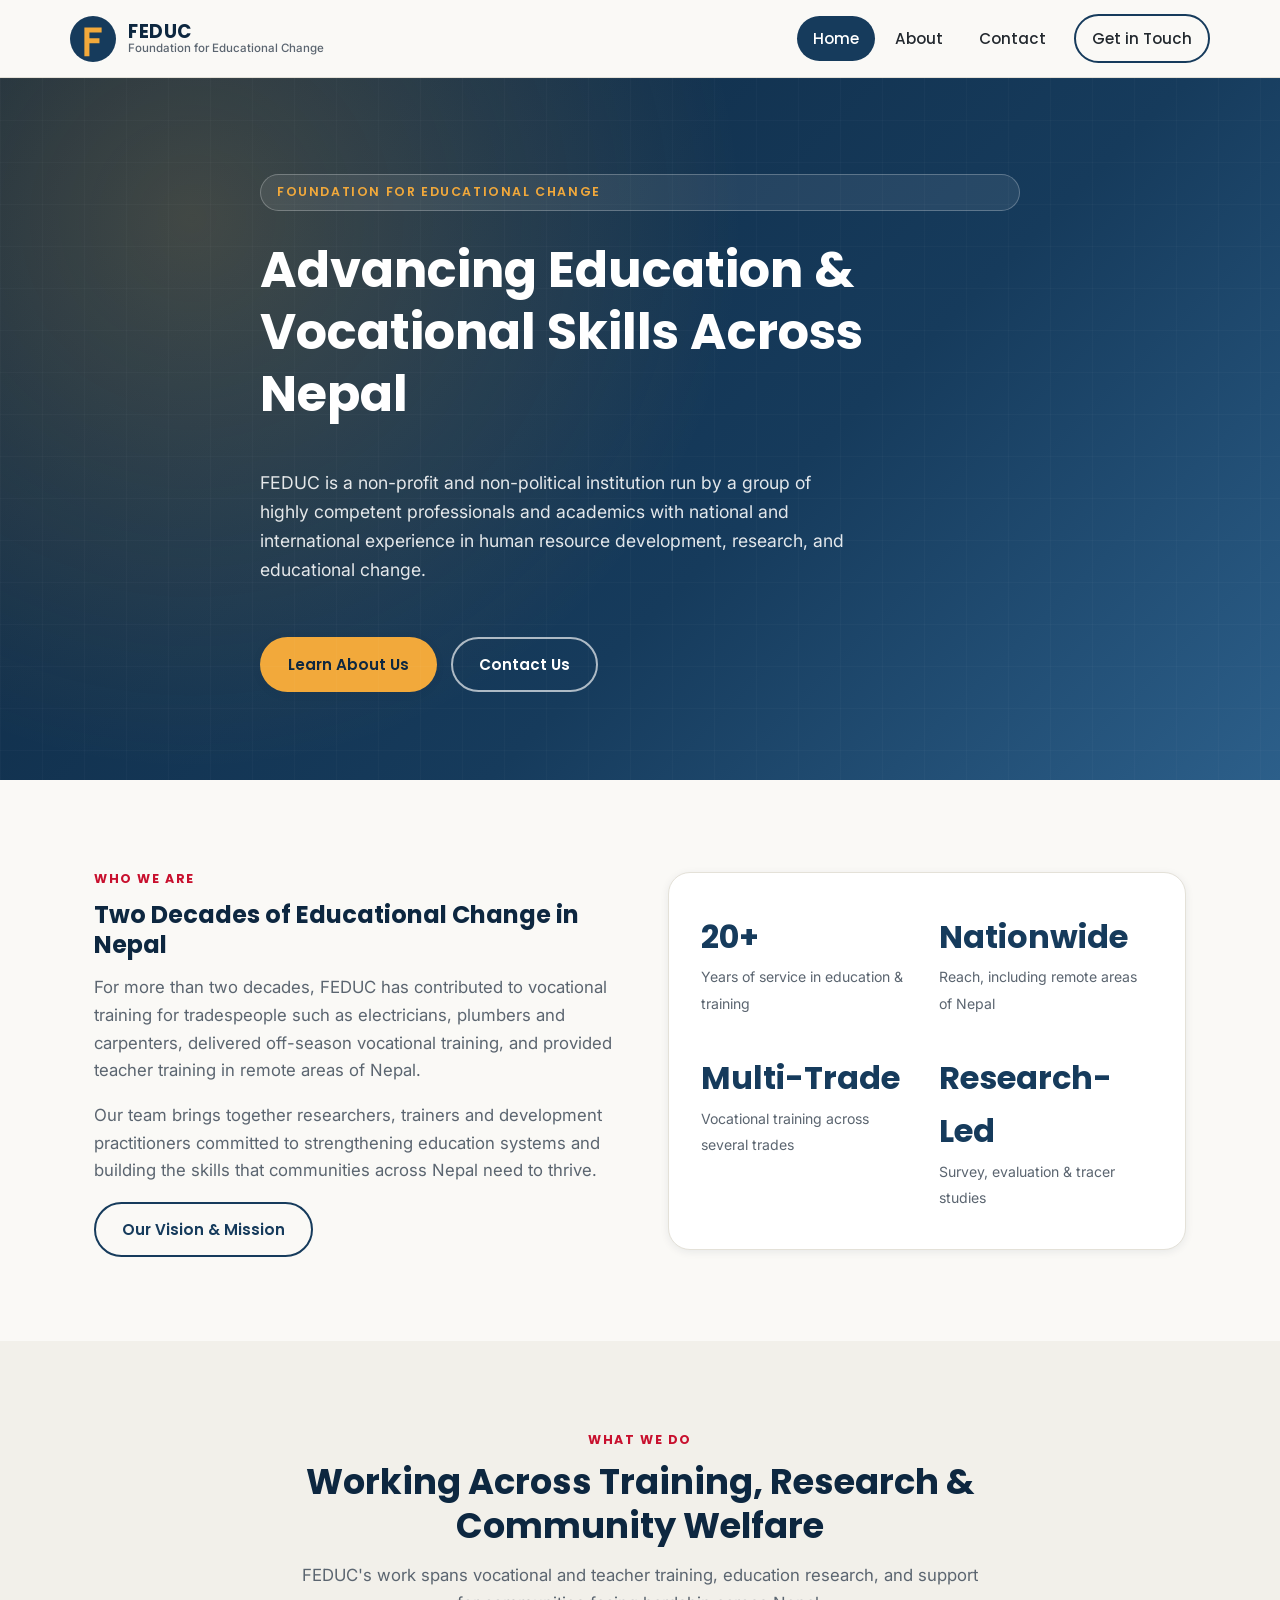
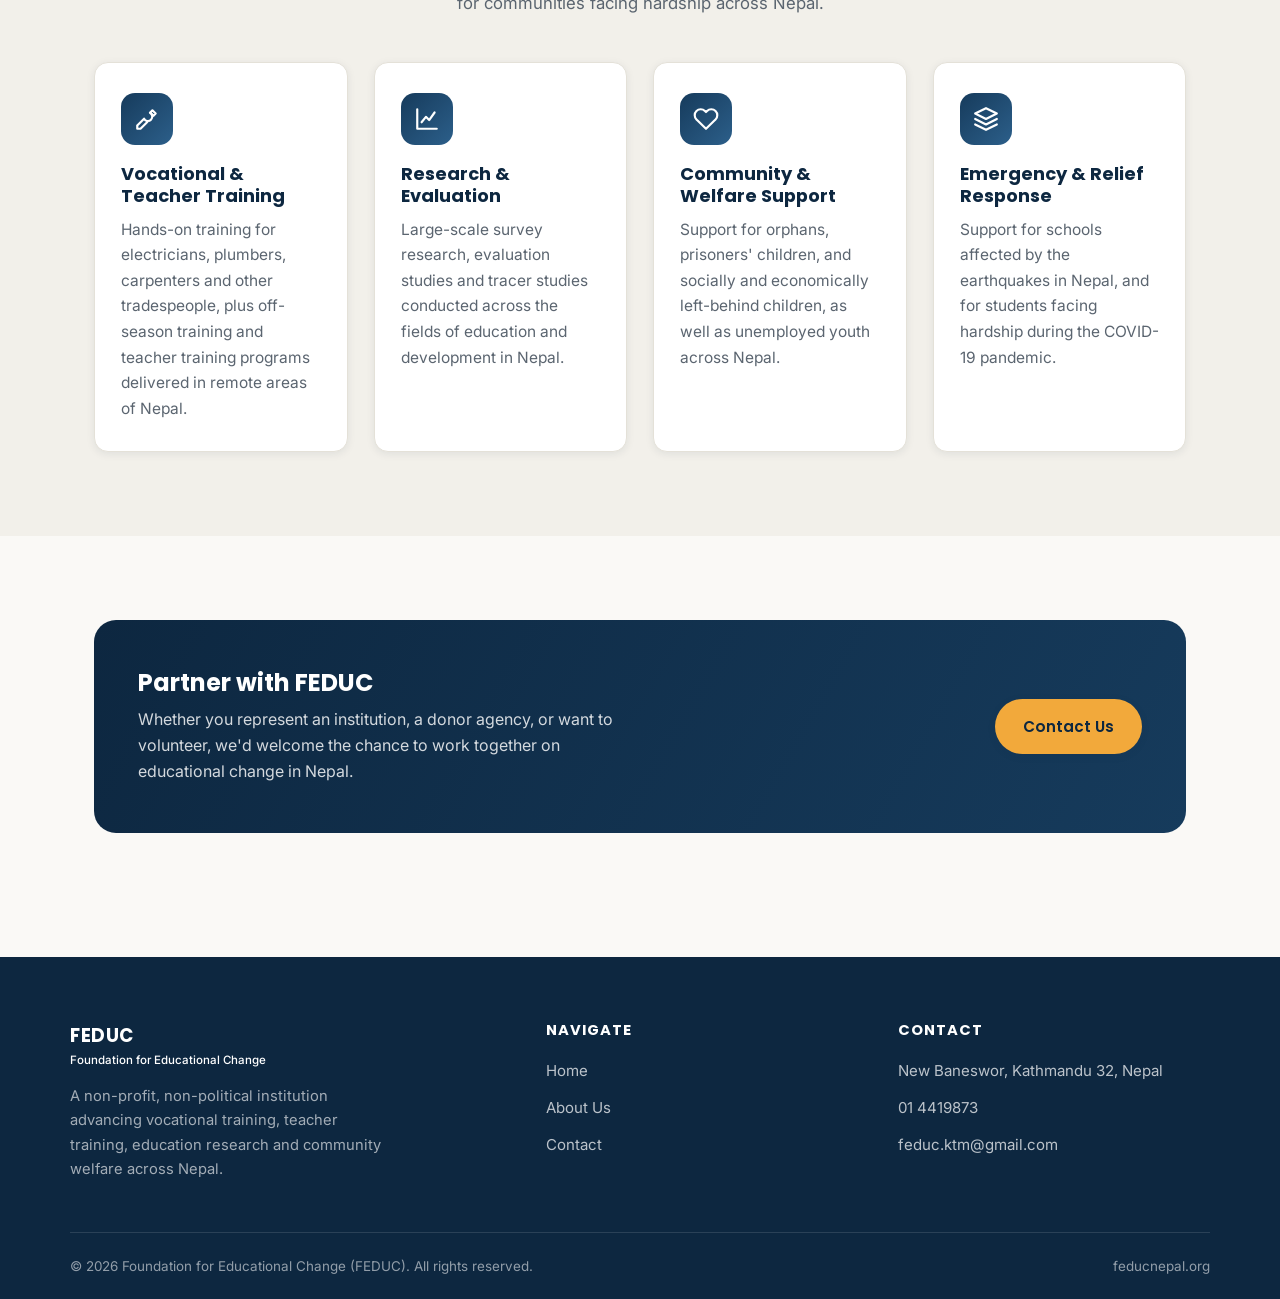
<file: index.html>
<!doctype html>
<html lang="en">
<head>
<meta charset="UTF-8">
<meta name="viewport" content="width=device-width, initial-scale=1.0">
<title>FEDUC Nepal | Foundation for Educational Change</title>
<meta name="description" content="FEDUC (Foundation for Educational Change) is a non-profit, non-political institution advancing vocational training, teacher training, education research and community welfare across Nepal.">
<link rel="icon" type="image/svg+xml" href="assets/favicon.svg">
<link rel="preconnect" href="https://fonts.googleapis.com">
<link rel="preconnect" href="https://fonts.gstatic.com" crossorigin>
<link href="https://fonts.googleapis.com/css2?family=Inter:wght@400;500;600&family=Poppins:wght@500;600;700&display=swap" rel="stylesheet">
<link rel="stylesheet" href="css/style.css">
</head>
<body>
<a class="skip-link" href="#main">Skip to content</a>

<header class="site-header">
  <div class="container nav-bar">
    <a class="brand" href="index.html">
      <svg class="brand-mark" viewBox="0 0 64 64" aria-hidden="true">
        <circle cx="32" cy="32" r="32" fill="#163b5c"/>
        <path d="M20 16h24v7H27v8h14v7H27v18h-7z" fill="#f2a93b"/>
      </svg>
      <span class="brand-text">
        <span class="brand-name">FEDUC</span>
        <span class="brand-sub">Foundation for Educational Change</span>
      </span>
    </a>

    <button class="nav-toggle" aria-label="Toggle navigation menu" aria-expanded="false">
      <span></span><span></span><span></span>
    </button>

    <ul class="nav-menu">
      <li><a href="index.html" class="active">Home</a></li>
      <li><a href="about.html">About</a></li>
      <li><a href="contact.html">Contact</a></li>
      <li class="nav-cta"><a class="btn btn-outline-dark" href="contact.html">Get in Touch</a></li>
    </ul>
  </div>
</header>

<main id="main">

  <section class="hero">
    <div class="container hero-inner">
      <span class="hero-eyebrow">Foundation for Educational Change</span>
      <h1>Advancing Education &amp; Vocational Skills Across Nepal</h1>
      <p class="hero-lede">FEDUC is a non-profit and non-political institution run by a group of highly competent professionals and academics with national and international experience in human resource development, research, and educational change.</p>
      <div class="hero-actions">
        <a class="btn btn-primary" href="about.html">Learn About Us</a>
        <a class="btn btn-outline" href="contact.html">Contact Us</a>
      </div>
    </div>
  </section>

  <section class="section">
    <div class="container lead-block">
      <div>
        <span class="eyebrow">Who We Are</span>
        <h2>Two Decades of Educational Change in Nepal</h2>
        <p>For more than two decades, FEDUC has contributed to vocational training for tradespeople such as electricians, plumbers and carpenters, delivered off-season vocational training, and provided teacher training in remote areas of Nepal.</p>
        <p>Our team brings together researchers, trainers and development practitioners committed to strengthening education systems and building the skills that communities across Nepal need to thrive.</p>
        <a class="btn btn-outline-dark" href="about.html">Our Vision &amp; Mission</a>
      </div>
      <div class="stat-panel">
        <div class="stat">
          <span class="stat-number">20+</span>
          <span class="stat-label">Years of service in education &amp; training</span>
        </div>
        <div class="stat">
          <span class="stat-number">Nationwide</span>
          <span class="stat-label">Reach, including remote areas of Nepal</span>
        </div>
        <div class="stat">
          <span class="stat-number">Multi-Trade</span>
          <span class="stat-label">Vocational training across several trades</span>
        </div>
        <div class="stat">
          <span class="stat-number">Research-Led</span>
          <span class="stat-label">Survey, evaluation &amp; tracer studies</span>
        </div>
      </div>
    </div>
  </section>

  <section class="section section-alt">
    <div class="container">
      <div class="section-head center">
        <span class="eyebrow">What We Do</span>
        <h2>Working Across Training, Research &amp; Community Welfare</h2>
        <p>FEDUC's work spans vocational and teacher training, education research, and support for communities facing hardship across Nepal.</p>
      </div>

      <div class="cards">
        <div class="card">
          <div class="card-icon">
            <svg viewBox="0 0 24 24" fill="none" stroke="currentColor" stroke-width="2" stroke-linecap="round" stroke-linejoin="round"><path d="M14.7 6.3a4 4 0 1 1-5.4 5.4L3 18v3h3l6.3-6.3"/><path d="M17 4l3 3-2 2-3-3z"/></svg>
          </div>
          <h3>Vocational &amp; Teacher Training</h3>
          <p>Hands-on training for electricians, plumbers, carpenters and other tradespeople, plus off-season training and teacher training programs delivered in remote areas of Nepal.</p>
        </div>

        <div class="card">
          <div class="card-icon">
            <svg viewBox="0 0 24 24" fill="none" stroke="currentColor" stroke-width="2" stroke-linecap="round" stroke-linejoin="round"><path d="M3 3v18h18"/><path d="M7 15l4-5 3 3 5-7"/></svg>
          </div>
          <h3>Research &amp; Evaluation</h3>
          <p>Large-scale survey research, evaluation studies and tracer studies conducted across the fields of education and development in Nepal.</p>
        </div>

        <div class="card">
          <div class="card-icon">
            <svg viewBox="0 0 24 24" fill="none" stroke="currentColor" stroke-width="2" stroke-linecap="round" stroke-linejoin="round"><path d="M20.8 4.6a5.5 5.5 0 0 0-7.8 0L12 5.6l-1-1a5.5 5.5 0 1 0-7.8 7.8l1 1L12 21l7.8-7.6 1-1a5.5 5.5 0 0 0 0-7.8z"/></svg>
          </div>
          <h3>Community &amp; Welfare Support</h3>
          <p>Support for orphans, prisoners' children, and socially and economically left-behind children, as well as unemployed youth across Nepal.</p>
        </div>

        <div class="card">
          <div class="card-icon">
            <svg viewBox="0 0 24 24" fill="none" stroke="currentColor" stroke-width="2" stroke-linecap="round" stroke-linejoin="round"><path d="M12 2 2 7l10 5 10-5-10-5z"/><path d="M2 17l10 5 10-5"/><path d="M2 12l10 5 10-5"/></svg>
          </div>
          <h3>Emergency &amp; Relief Response</h3>
          <p>Support for schools affected by the earthquakes in Nepal, and for students facing hardship during the COVID-19 pandemic.</p>
        </div>
      </div>
    </div>
  </section>

  <section class="section">
    <div class="container">
      <div class="cta-band">
        <div>
          <h2>Partner with FEDUC</h2>
          <p>Whether you represent an institution, a donor agency, or want to volunteer, we'd welcome the chance to work together on educational change in Nepal.</p>
        </div>
        <a class="btn btn-primary" href="contact.html">Contact Us</a>
      </div>
    </div>
  </section>

</main>

<footer class="site-footer">
  <div class="container footer-grid">
    <div class="footer-brand">
      <span class="brand-name">FEDUC</span>
      <span class="brand-sub">Foundation for Educational Change</span>
      <p>A non-profit, non-political institution advancing vocational training, teacher training, education research and community welfare across Nepal.</p>
    </div>
    <div class="footer-col">
      <h4>Navigate</h4>
      <ul>
        <li><a href="index.html">Home</a></li>
        <li><a href="about.html">About Us</a></li>
        <li><a href="contact.html">Contact</a></li>
      </ul>
    </div>
    <div class="footer-col">
      <h4>Contact</h4>
      <ul>
        <li><a href="https://maps.google.com/?q=New+Baneswor+Kathmandu+32+Nepal" target="_blank" rel="noopener">New Baneswor, Kathmandu 32, Nepal</a></li>
        <li><a href="tel:+97714419873">01 4419873</a></li>
        <li><a href="mailto:feduc.ktm@gmail.com">feduc.ktm@gmail.com</a></li>
      </ul>
    </div>
  </div>
  <div class="container footer-bottom">
    <span>&copy; <span data-year>2026</span> Foundation for Educational Change (FEDUC). All rights reserved.</span>
    <span>feducnepal.org</span>
  </div>
</footer>

<script src="js/script.js"></script>
</body>
</html>
</file>
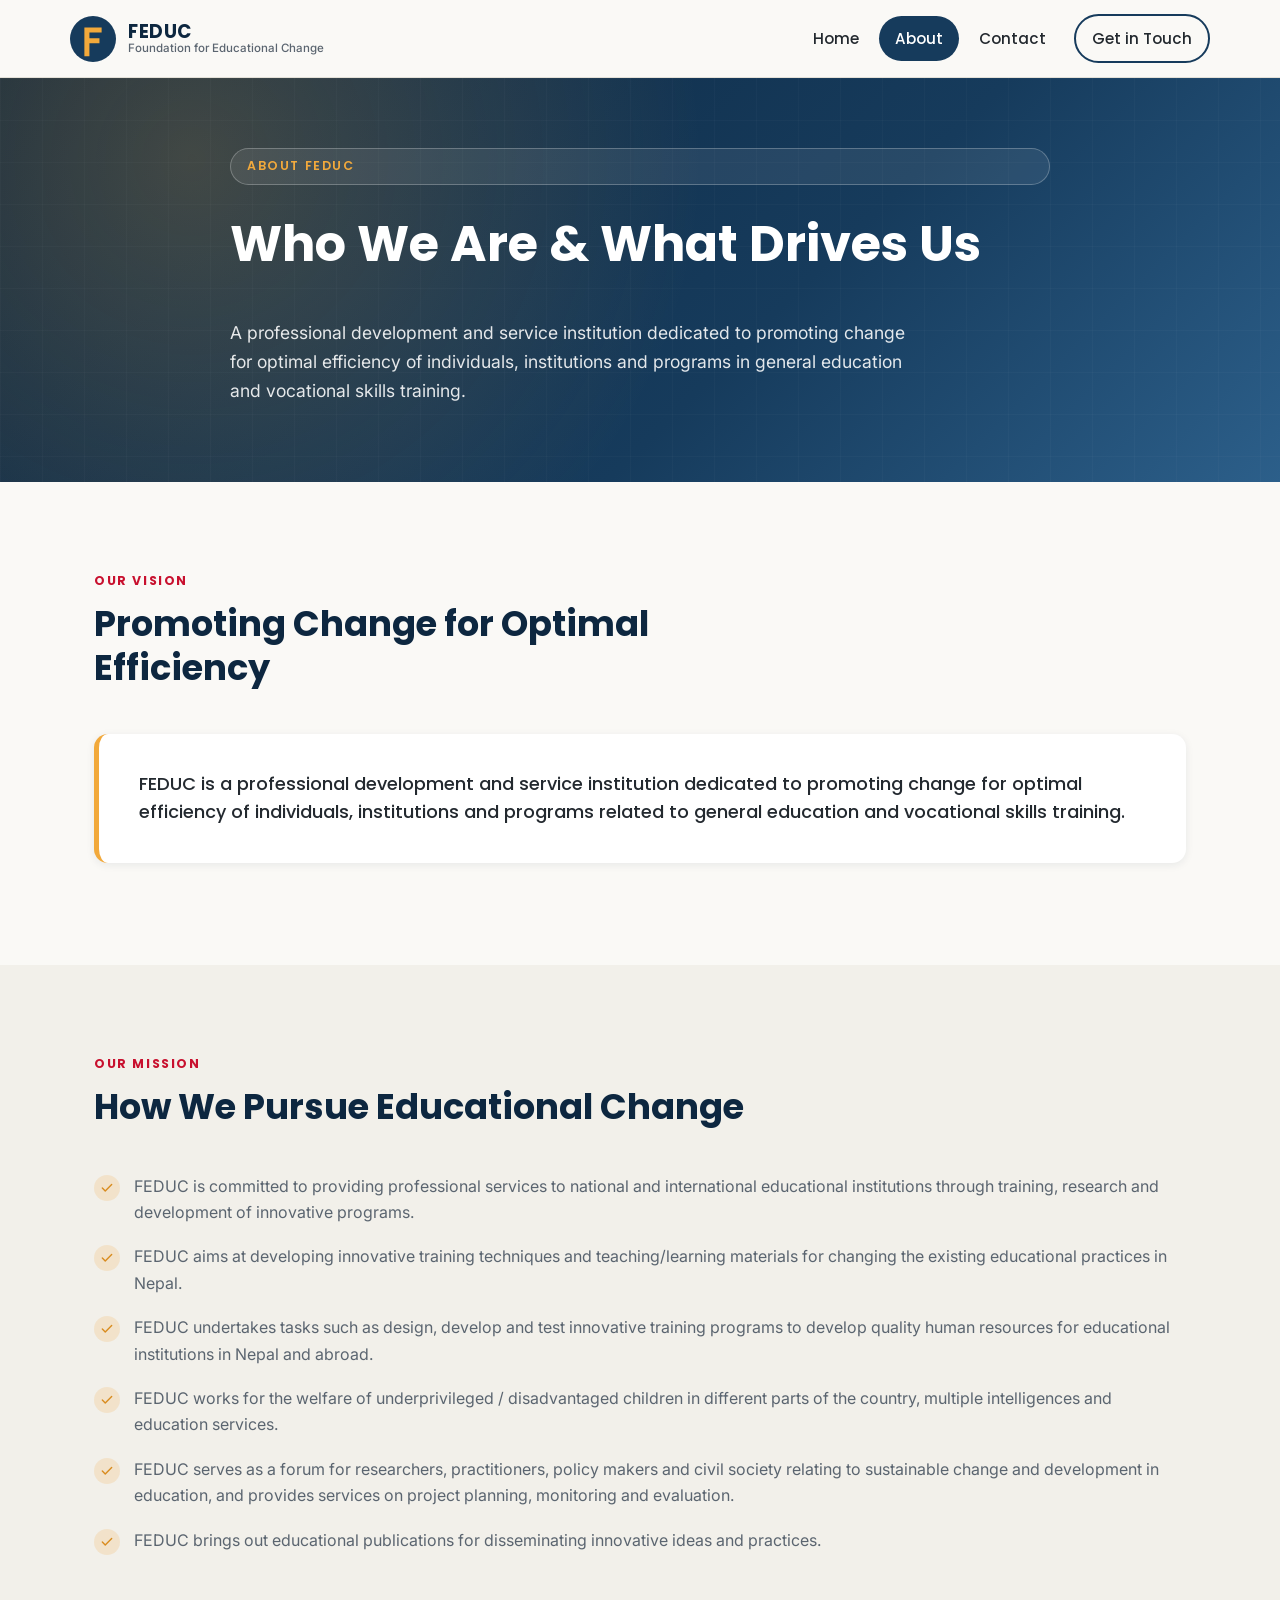
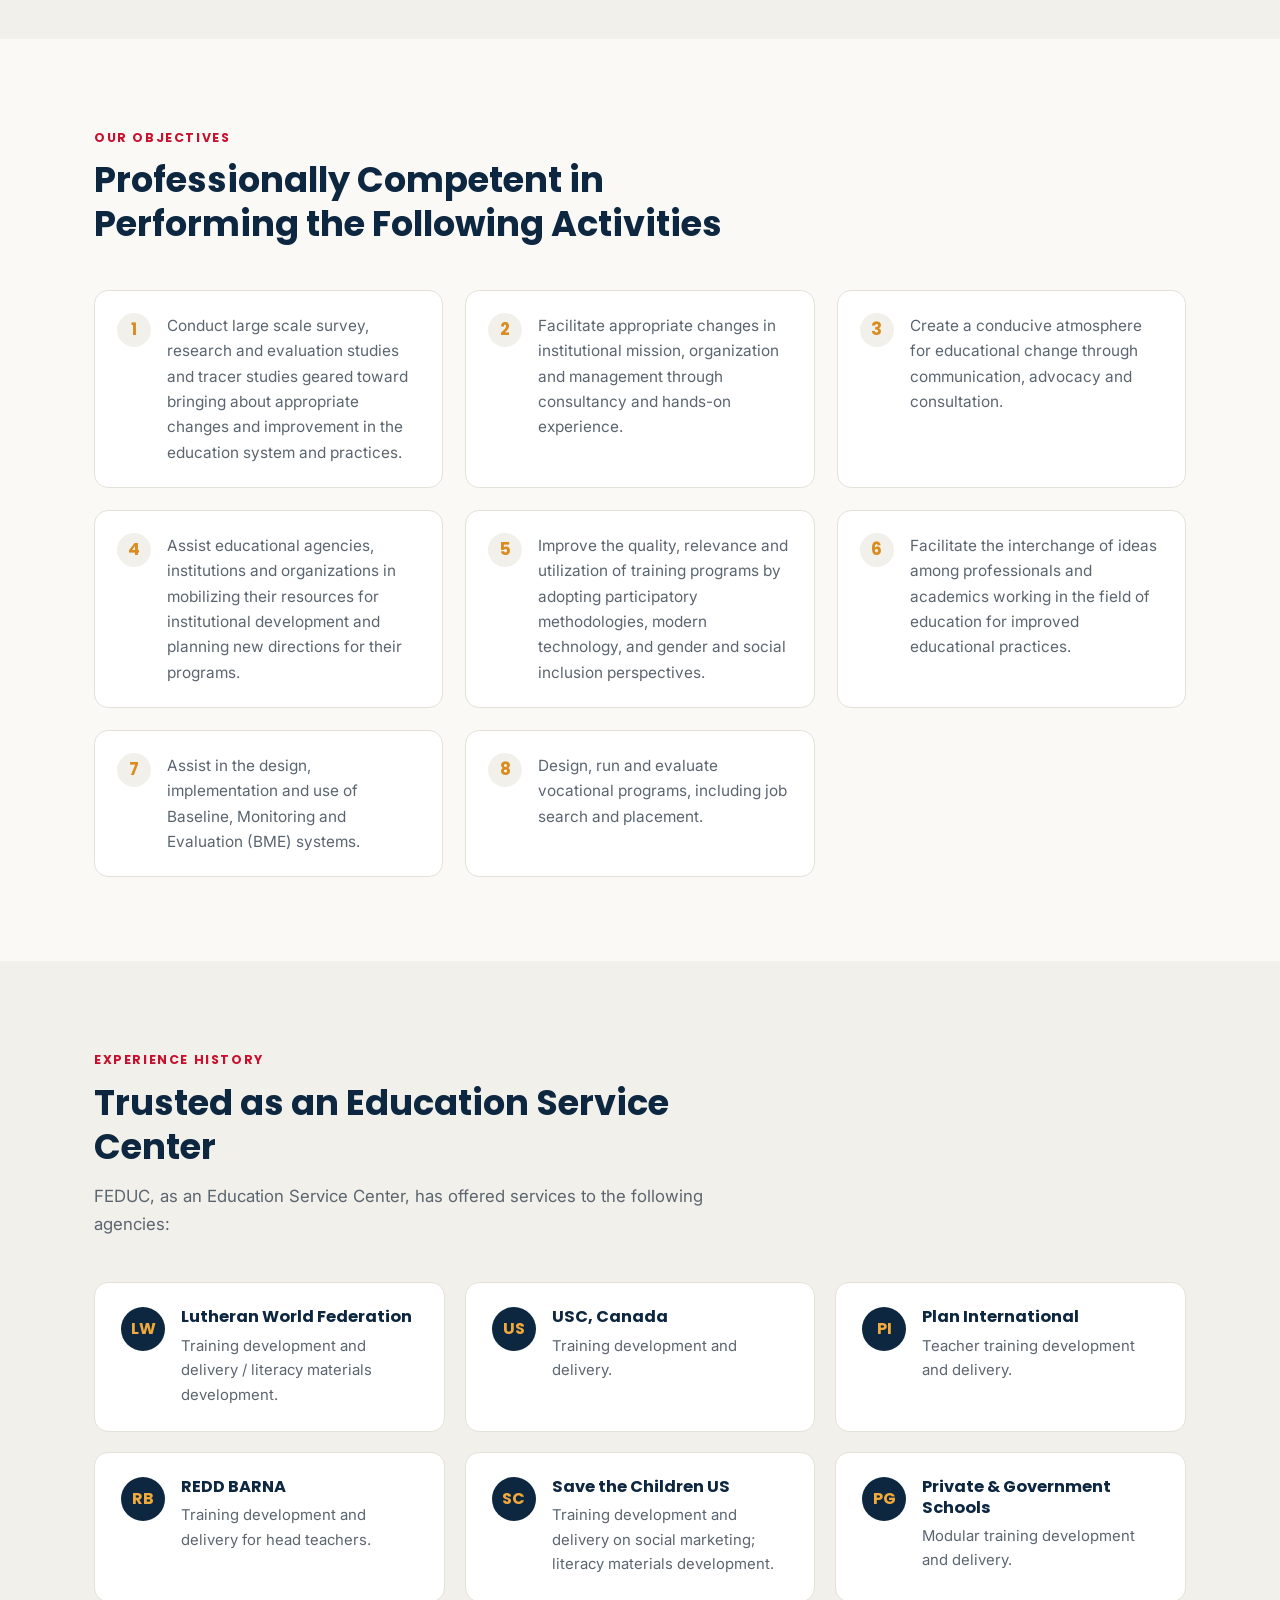
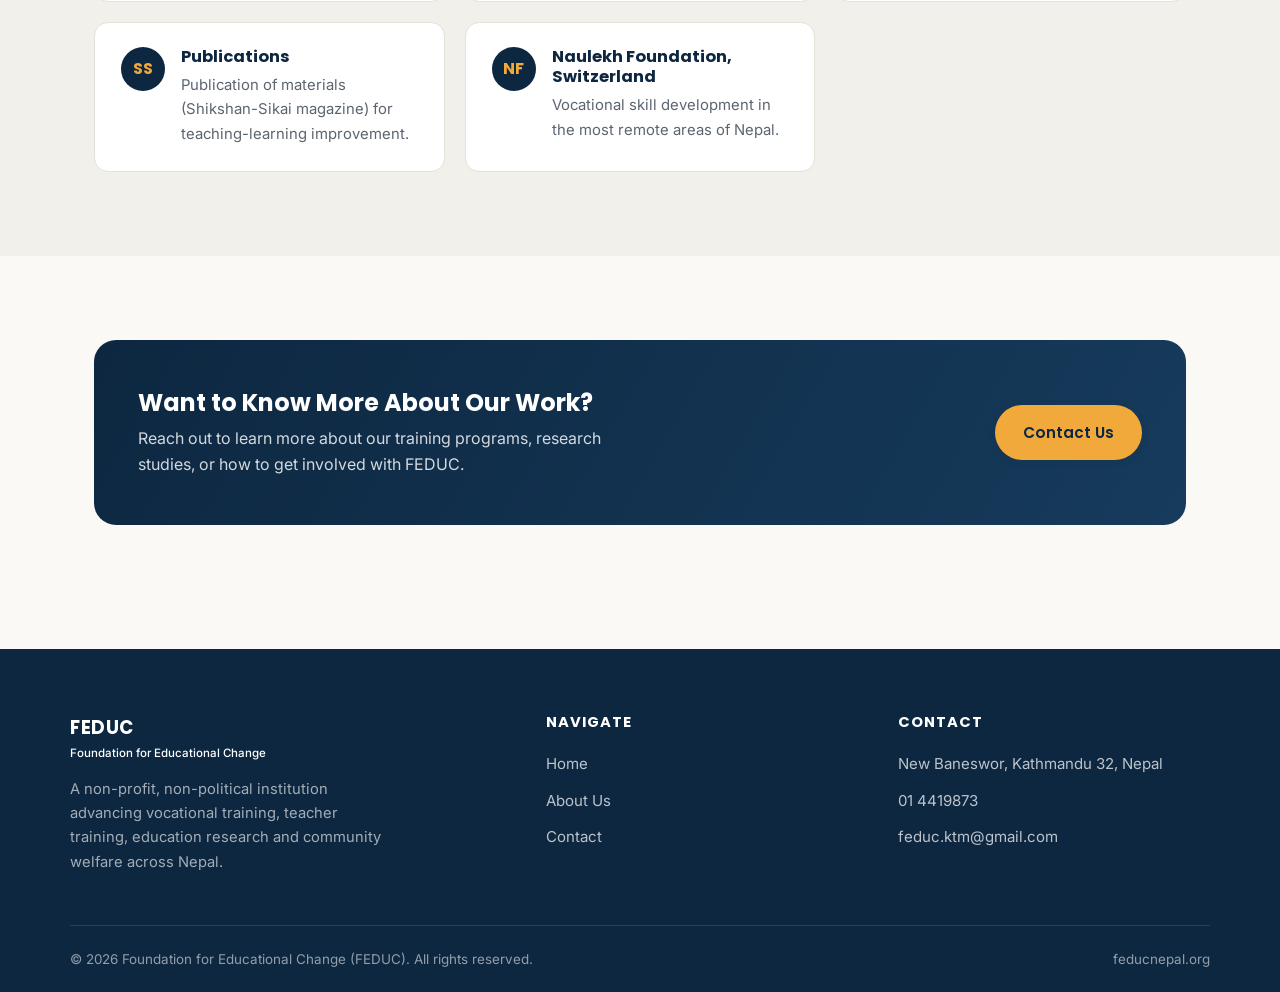
<file: about.html>
<!doctype html>
<html lang="en">
<head>
<meta charset="UTF-8">
<meta name="viewport" content="width=device-width, initial-scale=1.0">
<title>About Us | FEDUC Nepal</title>
<meta name="description" content="Learn about FEDUC's vision, mission, objectives and two decades of experience delivering training, research and educational change programs in Nepal.">
<link rel="icon" type="image/svg+xml" href="assets/favicon.svg">
<link rel="preconnect" href="https://fonts.googleapis.com">
<link rel="preconnect" href="https://fonts.gstatic.com" crossorigin>
<link href="https://fonts.googleapis.com/css2?family=Inter:wght@400;500;600&family=Poppins:wght@500;600;700&display=swap" rel="stylesheet">
<link rel="stylesheet" href="css/style.css">
</head>
<body>
<a class="skip-link" href="#main">Skip to content</a>

<header class="site-header">
  <div class="container nav-bar">
    <a class="brand" href="index.html">
      <svg class="brand-mark" viewBox="0 0 64 64" aria-hidden="true">
        <circle cx="32" cy="32" r="32" fill="#163b5c"/>
        <path d="M20 16h24v7H27v8h14v7H27v18h-7z" fill="#f2a93b"/>
      </svg>
      <span class="brand-text">
        <span class="brand-name">FEDUC</span>
        <span class="brand-sub">Foundation for Educational Change</span>
      </span>
    </a>

    <button class="nav-toggle" aria-label="Toggle navigation menu" aria-expanded="false">
      <span></span><span></span><span></span>
    </button>

    <ul class="nav-menu">
      <li><a href="index.html">Home</a></li>
      <li><a href="about.html" class="active">About</a></li>
      <li><a href="contact.html">Contact</a></li>
      <li class="nav-cta"><a class="btn btn-outline-dark" href="contact.html">Get in Touch</a></li>
    </ul>
  </div>
</header>

<main id="main">

  <section class="hero hero--page">
    <div class="container hero-inner">
      <span class="hero-eyebrow">About FEDUC</span>
      <h1>Who We Are &amp; What Drives Us</h1>
      <p class="hero-lede">A professional development and service institution dedicated to promoting change for optimal efficiency of individuals, institutions and programs in general education and vocational skills training.</p>
    </div>
  </section>

  <section class="section">
    <div class="container">
      <div class="section-head">
        <span class="eyebrow">Our Vision</span>
        <h2>Promoting Change for Optimal Efficiency</h2>
      </div>
      <p class="vision-panel">FEDUC is a professional development and service institution dedicated to promoting change for optimal efficiency of individuals, institutions and programs related to general education and vocational skills training.</p>
    </div>
  </section>

  <section class="section section-alt">
    <div class="container">
      <div class="section-head">
        <span class="eyebrow">Our Mission</span>
        <h2>How We Pursue Educational Change</h2>
      </div>
      <ul class="check-list">
        <li>
          <span class="check-icon"><svg viewBox="0 0 24 24" fill="none" stroke="currentColor" stroke-width="2.4" stroke-linecap="round" stroke-linejoin="round"><path d="M20 6 9 17l-5-5"/></svg></span>
          <span>FEDUC is committed to providing professional services to national and international educational institutions through training, research and development of innovative programs.</span>
        </li>
        <li>
          <span class="check-icon"><svg viewBox="0 0 24 24" fill="none" stroke="currentColor" stroke-width="2.4" stroke-linecap="round" stroke-linejoin="round"><path d="M20 6 9 17l-5-5"/></svg></span>
          <span>FEDUC aims at developing innovative training techniques and teaching/learning materials for changing the existing educational practices in Nepal.</span>
        </li>
        <li>
          <span class="check-icon"><svg viewBox="0 0 24 24" fill="none" stroke="currentColor" stroke-width="2.4" stroke-linecap="round" stroke-linejoin="round"><path d="M20 6 9 17l-5-5"/></svg></span>
          <span>FEDUC undertakes tasks such as design, develop and test innovative training programs to develop quality human resources for educational institutions in Nepal and abroad.</span>
        </li>
        <li>
          <span class="check-icon"><svg viewBox="0 0 24 24" fill="none" stroke="currentColor" stroke-width="2.4" stroke-linecap="round" stroke-linejoin="round"><path d="M20 6 9 17l-5-5"/></svg></span>
          <span>FEDUC works for the welfare of underprivileged / disadvantaged children in different parts of the country, multiple intelligences and education services.</span>
        </li>
        <li>
          <span class="check-icon"><svg viewBox="0 0 24 24" fill="none" stroke="currentColor" stroke-width="2.4" stroke-linecap="round" stroke-linejoin="round"><path d="M20 6 9 17l-5-5"/></svg></span>
          <span>FEDUC serves as a forum for researchers, practitioners, policy makers and civil society relating to sustainable change and development in education, and provides services on project planning, monitoring and evaluation.</span>
        </li>
        <li>
          <span class="check-icon"><svg viewBox="0 0 24 24" fill="none" stroke="currentColor" stroke-width="2.4" stroke-linecap="round" stroke-linejoin="round"><path d="M20 6 9 17l-5-5"/></svg></span>
          <span>FEDUC brings out educational publications for disseminating innovative ideas and practices.</span>
        </li>
      </ul>
    </div>
  </section>

  <section class="section">
    <div class="container">
      <div class="section-head">
        <span class="eyebrow">Our Objectives</span>
        <h2>Professionally Competent in Performing the Following Activities</h2>
      </div>
      <div class="objective-grid">
        <div class="objective">
          <span class="objective-index">1</span>
          <p>Conduct large scale survey, research and evaluation studies and tracer studies geared toward bringing about appropriate changes and improvement in the education system and practices.</p>
        </div>
        <div class="objective">
          <span class="objective-index">2</span>
          <p>Facilitate appropriate changes in institutional mission, organization and management through consultancy and hands-on experience.</p>
        </div>
        <div class="objective">
          <span class="objective-index">3</span>
          <p>Create a conducive atmosphere for educational change through communication, advocacy and consultation.</p>
        </div>
        <div class="objective">
          <span class="objective-index">4</span>
          <p>Assist educational agencies, institutions and organizations in mobilizing their resources for institutional development and planning new directions for their programs.</p>
        </div>
        <div class="objective">
          <span class="objective-index">5</span>
          <p>Improve the quality, relevance and utilization of training programs by adopting participatory methodologies, modern technology, and gender and social inclusion perspectives.</p>
        </div>
        <div class="objective">
          <span class="objective-index">6</span>
          <p>Facilitate the interchange of ideas among professionals and academics working in the field of education for improved educational practices.</p>
        </div>
        <div class="objective">
          <span class="objective-index">7</span>
          <p>Assist in the design, implementation and use of Baseline, Monitoring and Evaluation (BME) systems.</p>
        </div>
        <div class="objective">
          <span class="objective-index">8</span>
          <p>Design, run and evaluate vocational programs, including job search and placement.</p>
        </div>
      </div>
    </div>
  </section>

  <section class="section section-alt">
    <div class="container">
      <div class="section-head">
        <span class="eyebrow">Experience History</span>
        <h2>Trusted as an Education Service Center</h2>
        <p>FEDUC, as an Education Service Center, has offered services to the following agencies:</p>
      </div>

      <div class="partner-grid">
        <div class="partner-card">
          <span class="partner-mark">LW</span>
          <div>
            <h3>Lutheran World Federation</h3>
            <p>Training development and delivery / literacy materials development.</p>
          </div>
        </div>
        <div class="partner-card">
          <span class="partner-mark">US</span>
          <div>
            <h3>USC, Canada</h3>
            <p>Training development and delivery.</p>
          </div>
        </div>
        <div class="partner-card">
          <span class="partner-mark">PI</span>
          <div>
            <h3>Plan International</h3>
            <p>Teacher training development and delivery.</p>
          </div>
        </div>
        <div class="partner-card">
          <span class="partner-mark">RB</span>
          <div>
            <h3>REDD BARNA</h3>
            <p>Training development and delivery for head teachers.</p>
          </div>
        </div>
        <div class="partner-card">
          <span class="partner-mark">SC</span>
          <div>
            <h3>Save the Children US</h3>
            <p>Training development and delivery on social marketing; literacy materials development.</p>
          </div>
        </div>
        <div class="partner-card">
          <span class="partner-mark">PG</span>
          <div>
            <h3>Private &amp; Government Schools</h3>
            <p>Modular training development and delivery.</p>
          </div>
        </div>
        <div class="partner-card">
          <span class="partner-mark">SS</span>
          <div>
            <h3>Publications</h3>
            <p>Publication of materials (Shikshan-Sikai magazine) for teaching-learning improvement.</p>
          </div>
        </div>
        <div class="partner-card">
          <span class="partner-mark">NF</span>
          <div>
            <h3>Naulekh Foundation, Switzerland</h3>
            <p>Vocational skill development in the most remote areas of Nepal.</p>
          </div>
        </div>
      </div>
    </div>
  </section>

  <section class="section">
    <div class="container">
      <div class="cta-band">
        <div>
          <h2>Want to Know More About Our Work?</h2>
          <p>Reach out to learn more about our training programs, research studies, or how to get involved with FEDUC.</p>
        </div>
        <a class="btn btn-primary" href="contact.html">Contact Us</a>
      </div>
    </div>
  </section>

</main>

<footer class="site-footer">
  <div class="container footer-grid">
    <div class="footer-brand">
      <span class="brand-name">FEDUC</span>
      <span class="brand-sub">Foundation for Educational Change</span>
      <p>A non-profit, non-political institution advancing vocational training, teacher training, education research and community welfare across Nepal.</p>
    </div>
    <div class="footer-col">
      <h4>Navigate</h4>
      <ul>
        <li><a href="index.html">Home</a></li>
        <li><a href="about.html">About Us</a></li>
        <li><a href="contact.html">Contact</a></li>
      </ul>
    </div>
    <div class="footer-col">
      <h4>Contact</h4>
      <ul>
        <li><a href="https://maps.google.com/?q=New+Baneswor+Kathmandu+32+Nepal" target="_blank" rel="noopener">New Baneswor, Kathmandu 32, Nepal</a></li>
        <li><a href="tel:+97714419873">01 4419873</a></li>
        <li><a href="mailto:feduc.ktm@gmail.com">feduc.ktm@gmail.com</a></li>
      </ul>
    </div>
  </div>
  <div class="container footer-bottom">
    <span>&copy; <span data-year>2026</span> Foundation for Educational Change (FEDUC). All rights reserved.</span>
    <span>feducnepal.org</span>
  </div>
</footer>

<script src="js/script.js"></script>
</body>
</html>
</file>
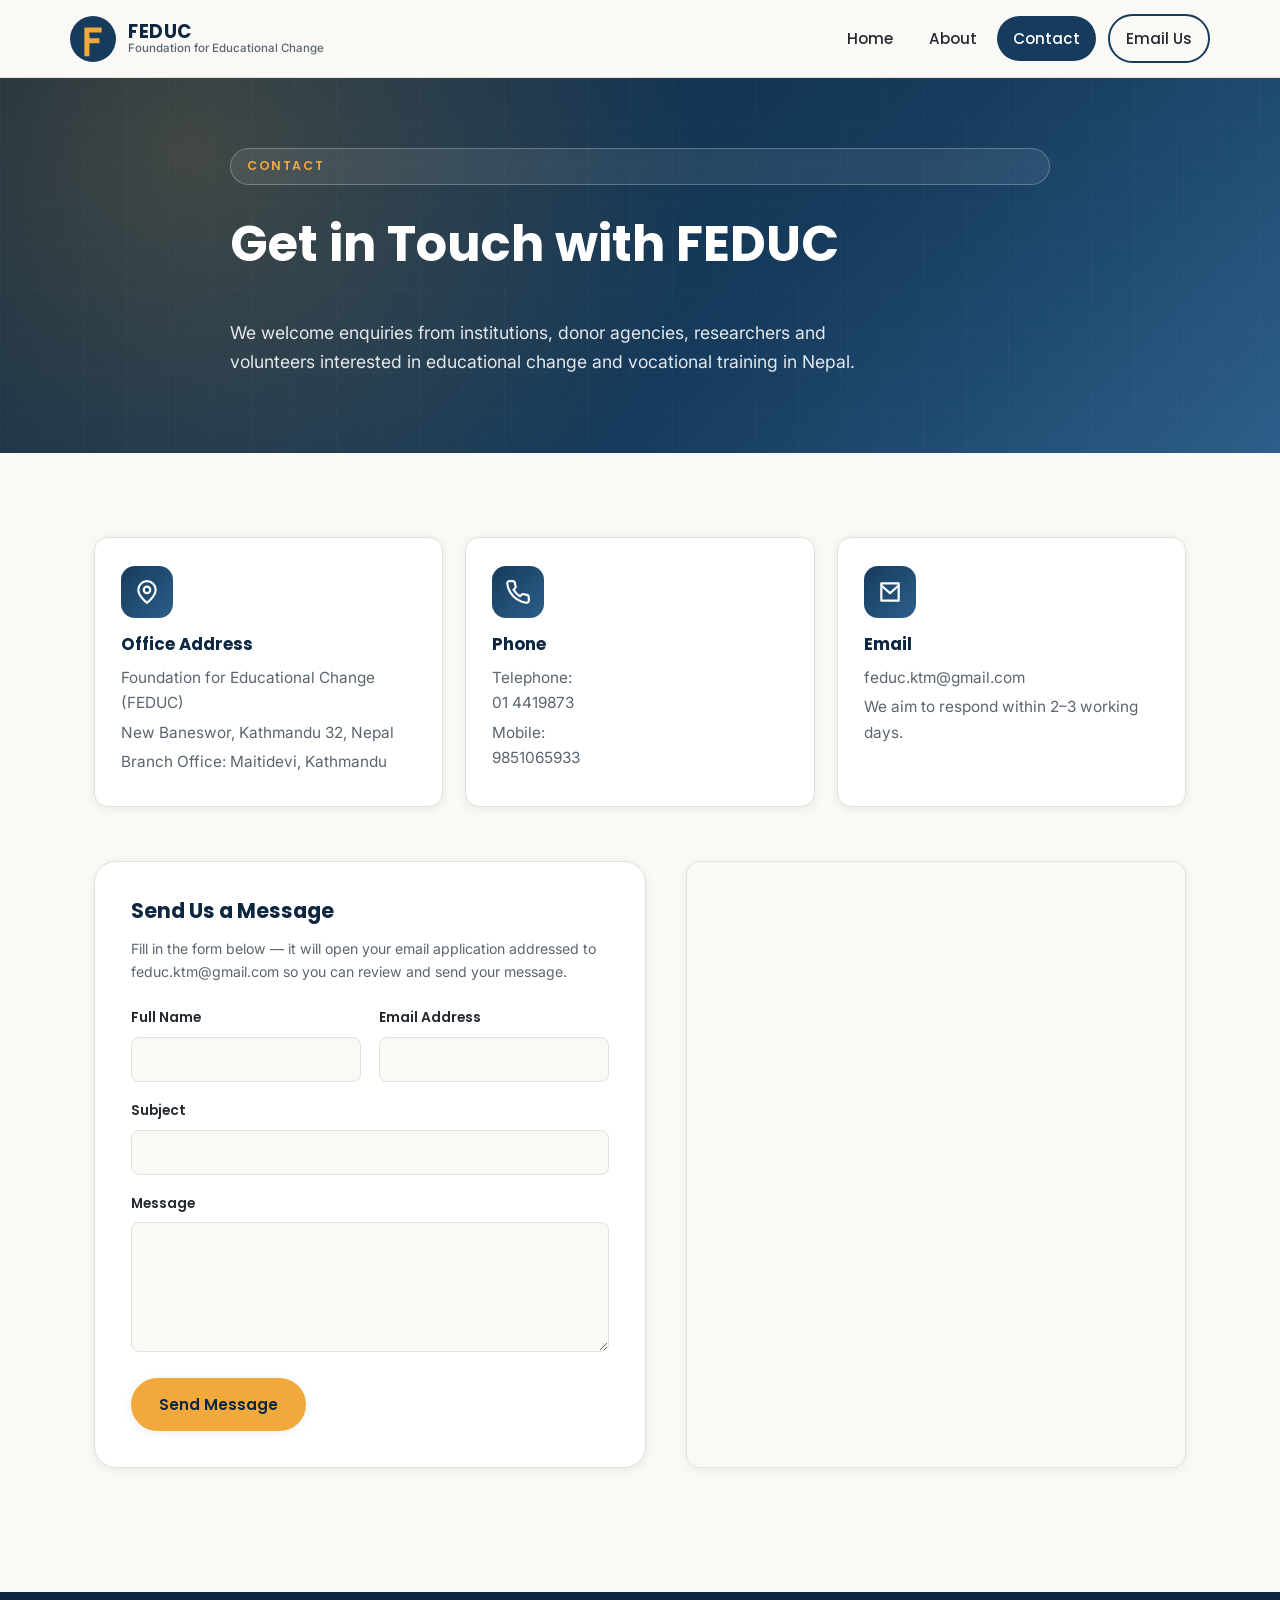
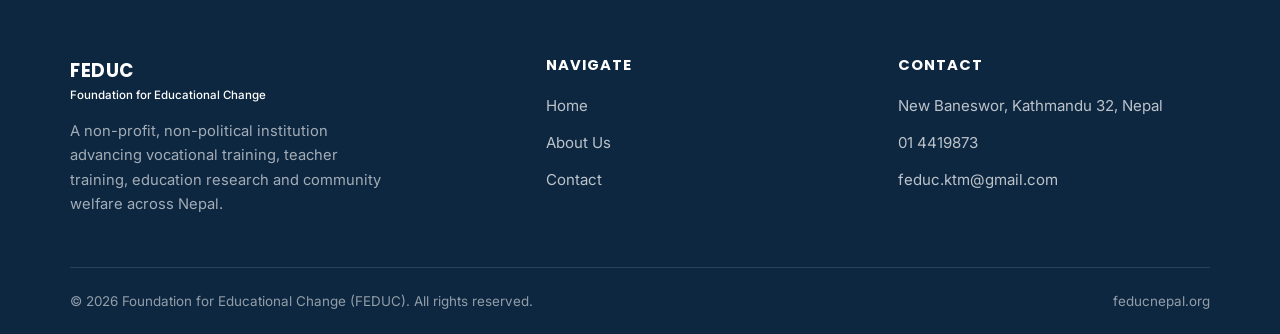
<file: contact.html>
<!doctype html>
<html lang="en">
<head>
<meta charset="UTF-8">
<meta name="viewport" content="width=device-width, initial-scale=1.0">
<title>Contact Us | FEDUC Nepal</title>
<meta name="description" content="Contact FEDUC (Foundation for Educational Change) at our New Baneswor office in Kathmandu, or our Maitidevi branch, by phone or email.">
<link rel="icon" type="image/svg+xml" href="assets/favicon.svg">
<link rel="preconnect" href="https://fonts.googleapis.com">
<link rel="preconnect" href="https://fonts.gstatic.com" crossorigin>
<link href="https://fonts.googleapis.com/css2?family=Inter:wght@400;500;600&family=Poppins:wght@500;600;700&display=swap" rel="stylesheet">
<link rel="stylesheet" href="css/style.css">
</head>
<body>
<a class="skip-link" href="#main">Skip to content</a>

<header class="site-header">
  <div class="container nav-bar">
    <a class="brand" href="index.html">
      <svg class="brand-mark" viewBox="0 0 64 64" aria-hidden="true">
        <circle cx="32" cy="32" r="32" fill="#163b5c"/>
        <path d="M20 16h24v7H27v8h14v7H27v18h-7z" fill="#f2a93b"/>
      </svg>
      <span class="brand-text">
        <span class="brand-name">FEDUC</span>
        <span class="brand-sub">Foundation for Educational Change</span>
      </span>
    </a>

    <button class="nav-toggle" aria-label="Toggle navigation menu" aria-expanded="false">
      <span></span><span></span><span></span>
    </button>

    <ul class="nav-menu">
      <li><a href="index.html">Home</a></li>
      <li><a href="about.html">About</a></li>
      <li><a href="contact.html" class="active">Contact</a></li>
      <li class="nav-cta"><a class="btn btn-outline-dark" href="mailto:feduc.ktm@gmail.com">Email Us</a></li>
    </ul>
  </div>
</header>

<main id="main">

  <section class="hero hero--page">
    <div class="container hero-inner">
      <span class="hero-eyebrow">Contact</span>
      <h1>Get in Touch with FEDUC</h1>
      <p class="hero-lede">We welcome enquiries from institutions, donor agencies, researchers and volunteers interested in educational change and vocational training in Nepal.</p>
    </div>
  </section>

  <section class="section">
    <div class="container">

      <div class="contact-grid">
        <div class="contact-card">
          <div class="card-icon">
            <svg viewBox="0 0 24 24" fill="none" stroke="currentColor" stroke-width="2" stroke-linecap="round" stroke-linejoin="round"><path d="M20 10c0 6-8 12-8 12s-8-6-8-12a8 8 0 0 1 16 0z"/><circle cx="12" cy="10" r="3"/></svg>
          </div>
          <h3>Office Address</h3>
          <p>Foundation for Educational Change (FEDUC)</p>
          <p>New Baneswor, Kathmandu 32, Nepal</p>
          <p>Branch Office: Maitidevi, Kathmandu</p>
        </div>

        <div class="contact-card">
          <div class="card-icon">
            <svg viewBox="0 0 24 24" fill="none" stroke="currentColor" stroke-width="2" stroke-linecap="round" stroke-linejoin="round"><path d="M22 16.9v3a2 2 0 0 1-2.2 2 19.8 19.8 0 0 1-8.6-3.1 19.5 19.5 0 0 1-6-6 19.8 19.8 0 0 1-3.1-8.6A2 2 0 0 1 4.1 2h3a2 2 0 0 1 2 1.7c.1.9.3 1.8.6 2.7a2 2 0 0 1-.5 2.1L7.9 9.9a16 16 0 0 0 6 6l1.4-1.4a2 2 0 0 1 2.1-.5c.9.3 1.8.5 2.7.6a2 2 0 0 1 1.7 2z"/></svg>
          </div>
          <h3>Phone</h3>
          <p>Telephone: <a href="tel:+97714419873">01 4419873</a></p>
          <p>Mobile: <a href="tel:+9779851065933">9851065933</a></p>
        </div>

        <div class="contact-card">
          <div class="card-icon">
            <svg viewBox="0 0 24 24" fill="none" stroke="currentColor" stroke-width="2" stroke-linecap="round" stroke-linejoin="round"><path d="M4 4h16v16H4z"/><path d="m4 6 8 7 8-7"/></svg>
          </div>
          <h3>Email</h3>
          <p><a href="mailto:feduc.ktm@gmail.com">feduc.ktm@gmail.com</a></p>
          <p>We aim to respond within 2&ndash;3 working days.</p>
        </div>
      </div>

      <div class="contact-layout">
        <div class="form-panel">
          <h2>Send Us a Message</h2>
          <p class="form-note">Fill in the form below &mdash; it will open your email application addressed to feduc.ktm@gmail.com so you can review and send your message.</p>

          <form action="mailto:feduc.ktm@gmail.com" method="post" enctype="text/plain">
            <div class="form-row">
              <div class="form-group">
                <label for="name">Full Name</label>
                <input type="text" id="name" name="Name" required>
              </div>
              <div class="form-group">
                <label for="email">Email Address</label>
                <input type="email" id="email" name="Email" required>
              </div>
            </div>
            <div class="form-group">
              <label for="subject">Subject</label>
              <input type="text" id="subject" name="Subject" required>
            </div>
            <div class="form-group">
              <label for="message">Message</label>
              <textarea id="message" name="Message" required></textarea>
            </div>
            <button type="submit" class="btn btn-primary">Send Message</button>
          </form>
        </div>

        <div class="map-wrapper">
          <iframe
            title="Map showing New Baneswor, Kathmandu, Nepal"
            src="https://www.openstreetmap.org/export/embed.html?bbox=85.3196%2C27.6815%2C85.3496%2C27.7015&amp;layer=mapnik&amp;marker=27.6915%2C85.3346"
            loading="lazy"
            referrerpolicy="no-referrer-when-downgrade">
          </iframe>
        </div>
      </div>

    </div>
  </section>

</main>

<footer class="site-footer">
  <div class="container footer-grid">
    <div class="footer-brand">
      <span class="brand-name">FEDUC</span>
      <span class="brand-sub">Foundation for Educational Change</span>
      <p>A non-profit, non-political institution advancing vocational training, teacher training, education research and community welfare across Nepal.</p>
    </div>
    <div class="footer-col">
      <h4>Navigate</h4>
      <ul>
        <li><a href="index.html">Home</a></li>
        <li><a href="about.html">About Us</a></li>
        <li><a href="contact.html">Contact</a></li>
      </ul>
    </div>
    <div class="footer-col">
      <h4>Contact</h4>
      <ul>
        <li><a href="https://maps.google.com/?q=New+Baneswor+Kathmandu+32+Nepal" target="_blank" rel="noopener">New Baneswor, Kathmandu 32, Nepal</a></li>
        <li><a href="tel:+97714419873">01 4419873</a></li>
        <li><a href="mailto:feduc.ktm@gmail.com">feduc.ktm@gmail.com</a></li>
      </ul>
    </div>
  </div>
  <div class="container footer-bottom">
    <span>&copy; <span data-year>2026</span> Foundation for Educational Change (FEDUC). All rights reserved.</span>
    <span>feducnepal.org</span>
  </div>
</footer>

<script src="js/script.js"></script>
</body>
</html>
</file>
<file: css/style.css>
/* =========================================================
   FEDUC Nepal — shared stylesheet
   ========================================================= */

:root {
  --color-primary: #163b5c;
  --color-primary-dark: #0d2740;
  --color-primary-light: #2c5f8a;
  --color-accent: #f2a93b;
  --color-accent-dark: #d98c1f;
  --color-crimson: #c8102e;
  --color-bg: #faf9f6;
  --color-surface: #ffffff;
  --color-surface-alt: #f2f0ea;
  --color-text: #23292f;
  --color-text-muted: #5b6570;
  --color-border: #e4e1d8;

  --font-heading: "Poppins", "Segoe UI", sans-serif;
  --font-body: "Inter", "Segoe UI", sans-serif;

  --radius-sm: 8px;
  --radius-md: 14px;
  --radius-lg: 22px;

  --shadow-sm: 0 2px 8px rgba(13, 39, 64, 0.08);
  --shadow-md: 0 12px 32px rgba(13, 39, 64, 0.12);

  --container-width: 1140px;
}

* ,
*::before,
*::after {
  box-sizing: border-box;
}

html {
  scroll-behavior: smooth;
}

body {
  margin: 0;
  font-family: var(--font-body);
  color: var(--color-text);
  background: var(--color-bg);
  line-height: 1.65;
  -webkit-font-smoothing: antialiased;
}

img {
  max-width: 100%;
  display: block;
}

a {
  color: inherit;
  text-decoration: none;
}

h1, h2, h3, h4 {
  font-family: var(--font-heading);
  color: var(--color-primary-dark);
  line-height: 1.25;
  margin: 0 0 0.6em;
}

p {
  margin: 0 0 1em;
}

ul {
  margin: 0;
  padding: 0;
}

.container {
  width: 100%;
  max-width: var(--container-width);
  margin: 0 auto;
  padding: 0 24px;
}

.visually-hidden {
  position: absolute;
  width: 1px;
  height: 1px;
  overflow: hidden;
  clip: rect(0 0 0 0);
  white-space: nowrap;
}

/* -------------------- Skip link -------------------- */
.skip-link {
  position: absolute;
  left: -999px;
  top: 0;
  background: var(--color-primary);
  color: #fff;
  padding: 10px 18px;
  border-radius: 0 0 8px 0;
  z-index: 1000;
}
.skip-link:focus {
  left: 0;
}

/* -------------------- Buttons -------------------- */
.btn {
  display: inline-flex;
  align-items: center;
  gap: 8px;
  font-family: var(--font-heading);
  font-weight: 600;
  font-size: 0.95rem;
  padding: 13px 26px;
  border-radius: 999px;
  border: 2px solid transparent;
  cursor: pointer;
  transition: transform 0.18s ease, box-shadow 0.18s ease, background 0.18s ease, color 0.18s ease;
}
.btn:hover {
  transform: translateY(-2px);
}
.btn-primary {
  background: var(--color-accent);
  color: var(--color-primary-dark);
  box-shadow: var(--shadow-sm);
}
.btn-primary:hover {
  background: var(--color-accent-dark);
  box-shadow: var(--shadow-md);
}
.btn-outline {
  background: transparent;
  border-color: rgba(255, 255, 255, 0.65);
  color: #fff;
}
.btn-outline:hover {
  background: rgba(255, 255, 255, 0.12);
  border-color: #fff;
}
.btn-outline-dark {
  background: transparent;
  border-color: var(--color-primary);
  color: var(--color-primary);
}
.btn-outline-dark:hover {
  background: var(--color-primary);
  color: #fff;
}

/* -------------------- Header / Nav -------------------- */
.site-header {
  position: sticky;
  top: 0;
  z-index: 500;
  background: rgba(250, 249, 246, 0.92);
  backdrop-filter: saturate(180%) blur(10px);
  border-bottom: 1px solid var(--color-border);
}

.nav-bar {
  display: flex;
  align-items: center;
  justify-content: space-between;
  padding: 14px 0;
}

.brand {
  display: flex;
  align-items: center;
  gap: 12px;
}

.brand-mark {
  width: 46px;
  height: 46px;
  flex-shrink: 0;
}

.brand-text {
  line-height: 1.15;
}

.brand-name {
  display: block;
  font-family: var(--font-heading);
  font-weight: 700;
  font-size: 1.15rem;
  color: var(--color-primary-dark);
  letter-spacing: 0.5px;
}

.brand-sub {
  display: block;
  font-size: 0.72rem;
  color: var(--color-text-muted);
  font-weight: 500;
}

.nav-toggle {
  display: none;
  flex-direction: column;
  justify-content: center;
  gap: 5px;
  width: 42px;
  height: 42px;
  border: 1px solid var(--color-border);
  border-radius: 8px;
  background: var(--color-surface);
  cursor: pointer;
}
.nav-toggle span {
  display: block;
  width: 20px;
  height: 2px;
  margin: 0 auto;
  background: var(--color-primary-dark);
  transition: transform 0.2s ease, opacity 0.2s ease;
}

.nav-menu {
  display: flex;
  align-items: center;
  gap: 4px;
  list-style: none;
}

.nav-menu a {
  display: inline-block;
  padding: 10px 16px;
  font-family: var(--font-heading);
  font-weight: 500;
  font-size: 0.95rem;
  color: var(--color-text);
  border-radius: 999px;
  transition: background 0.18s ease, color 0.18s ease;
}

.nav-menu a:hover {
  background: var(--color-surface-alt);
  color: var(--color-primary);
}

.nav-menu a.active {
  background: var(--color-primary);
  color: #fff;
}

.nav-cta {
  margin-left: 8px;
}

/* -------------------- Hero -------------------- */
.hero {
  position: relative;
  background:
    radial-gradient(circle at 15% 20%, rgba(242, 169, 59, 0.22), transparent 45%),
    linear-gradient(135deg, var(--color-primary-dark), var(--color-primary) 60%, var(--color-primary-light));
  color: #fff;
  overflow: hidden;
}

.hero::after {
  content: "";
  position: absolute;
  inset: 0;
  background-image:
    linear-gradient(rgba(255, 255, 255, 0.06) 1px, transparent 1px),
    linear-gradient(90deg, rgba(255, 255, 255, 0.06) 1px, transparent 1px);
  background-size: 42px 42px;
  opacity: 0.4;
  pointer-events: none;
}

.hero-inner {
  position: relative;
  padding: 96px 0 88px;
  display: grid;
  gap: 28px;
  max-width: 760px;
}

.hero-eyebrow {
  display: inline-flex;
  align-items: center;
  gap: 8px;
  align-self: flex-start;
  font-family: var(--font-heading);
  font-weight: 600;
  font-size: 0.78rem;
  letter-spacing: 1.6px;
  text-transform: uppercase;
  color: var(--color-accent);
  background: rgba(255, 255, 255, 0.08);
  border: 1px solid rgba(255, 255, 255, 0.25);
  padding: 7px 16px;
  border-radius: 999px;
}

.hero h1 {
  color: #fff;
  font-size: clamp(2.1rem, 4.4vw, 3.1rem);
  margin-bottom: 0.3em;
}

.hero-lede {
  font-size: 1.1rem;
  color: rgba(255, 255, 255, 0.88);
  max-width: 600px;
}

.hero-actions {
  display: flex;
  flex-wrap: wrap;
  gap: 14px;
  margin-top: 8px;
}

.hero--page {
  padding-top: 4px;
}

.hero--page .hero-inner {
  padding: 66px 0 60px;
  max-width: 820px;
}

.hero--page p.hero-lede {
  max-width: 680px;
}

/* -------------------- Sections -------------------- */
.section {
  padding: 84px 0;
}

.section-alt {
  background: var(--color-surface-alt);
}

.section-head {
  max-width: 680px;
  margin: 0 0 44px;
}

.section-head.center {
  margin-left: auto;
  margin-right: auto;
  text-align: center;
}

.eyebrow {
  display: inline-block;
  font-family: var(--font-heading);
  font-weight: 700;
  font-size: 0.78rem;
  letter-spacing: 1.6px;
  text-transform: uppercase;
  color: var(--color-crimson);
  margin-bottom: 10px;
}

.section-head h2 {
  font-size: clamp(1.6rem, 3vw, 2.2rem);
  margin-bottom: 0.4em;
}

.section-head p {
  color: var(--color-text-muted);
  font-size: 1.05rem;
}

/* -------------------- Intro / lead paragraph blocks -------------------- */
.lead-block {
  display: grid;
  grid-template-columns: minmax(0, 1fr) minmax(0, 1fr);
  gap: 56px;
  align-items: center;
}

.lead-block p {
  color: var(--color-text-muted);
  font-size: 1.05rem;
}

.stat-panel {
  background: var(--color-surface);
  border: 1px solid var(--color-border);
  border-radius: var(--radius-lg);
  padding: 32px;
  box-shadow: var(--shadow-sm);
  display: grid;
  grid-template-columns: 1fr 1fr;
  gap: 24px;
}

.stat {
  padding: 6px 0;
}

.stat-number {
  font-family: var(--font-heading);
  font-weight: 700;
  font-size: 2rem;
  color: var(--color-primary);
  display: block;
}

.stat-label {
  font-size: 0.88rem;
  color: var(--color-text-muted);
}

/* -------------------- Cards / grid -------------------- */
.cards {
  display: grid;
  grid-template-columns: repeat(auto-fit, minmax(250px, 1fr));
  gap: 26px;
}

.card {
  background: var(--color-surface);
  border: 1px solid var(--color-border);
  border-radius: var(--radius-md);
  padding: 30px 26px;
  box-shadow: var(--shadow-sm);
  transition: transform 0.2s ease, box-shadow 0.2s ease;
}

.card:hover {
  transform: translateY(-4px);
  box-shadow: var(--shadow-md);
}

.card-icon {
  width: 52px;
  height: 52px;
  border-radius: 14px;
  background: linear-gradient(135deg, var(--color-primary), var(--color-primary-light));
  display: flex;
  align-items: center;
  justify-content: center;
  margin-bottom: 18px;
  color: #fff;
}

.card-icon svg {
  width: 26px;
  height: 26px;
}

.card h3 {
  font-size: 1.12rem;
  margin-bottom: 0.5em;
}

.card p {
  color: var(--color-text-muted);
  font-size: 0.97rem;
  margin-bottom: 0;
}

/* -------------------- CTA band -------------------- */
.cta-band {
  background: linear-gradient(120deg, var(--color-primary-dark), var(--color-primary));
  color: #fff;
  border-radius: var(--radius-lg);
  padding: 48px 44px;
  display: flex;
  flex-wrap: wrap;
  align-items: center;
  justify-content: space-between;
  gap: 24px;
}

.cta-band h2 {
  color: #fff;
  margin-bottom: 0.3em;
  font-size: 1.5rem;
}

.cta-band p {
  color: rgba(255, 255, 255, 0.82);
  margin-bottom: 0;
  max-width: 480px;
}

/* -------------------- Lists with check icons -------------------- */
.check-list {
  list-style: none;
  display: grid;
  gap: 18px;
}

.check-list li {
  display: flex;
  gap: 14px;
  align-items: flex-start;
  color: var(--color-text-muted);
}

.check-list li strong {
  color: var(--color-text);
}

.check-icon {
  flex-shrink: 0;
  width: 26px;
  height: 26px;
  border-radius: 50%;
  background: rgba(242, 169, 59, 0.18);
  color: var(--color-accent-dark);
  display: flex;
  align-items: center;
  justify-content: center;
  margin-top: 2px;
}

.check-icon svg {
  width: 14px;
  height: 14px;
}

/* -------------------- Vision panel -------------------- */
.vision-panel {
  background: var(--color-surface);
  border-left: 5px solid var(--color-accent);
  border-radius: var(--radius-md);
  padding: 36px 40px;
  box-shadow: var(--shadow-sm);
  font-size: 1.12rem;
  color: var(--color-text);
  font-family: var(--font-heading);
  font-weight: 500;
  line-height: 1.6;
}

/* -------------------- Objectives numbered grid -------------------- */
.objective-grid {
  display: grid;
  grid-template-columns: repeat(auto-fit, minmax(280px, 1fr));
  gap: 22px;
}

.objective {
  display: flex;
  gap: 16px;
  background: var(--color-surface);
  border: 1px solid var(--color-border);
  border-radius: var(--radius-md);
  padding: 22px;
}

.objective-index {
  font-family: var(--font-heading);
  font-weight: 700;
  font-size: 1.05rem;
  color: var(--color-accent-dark);
  flex-shrink: 0;
  width: 34px;
  height: 34px;
  border-radius: 50%;
  background: var(--color-surface-alt);
  display: flex;
  align-items: center;
  justify-content: center;
}

.objective p {
  margin: 0;
  color: var(--color-text-muted);
  font-size: 0.96rem;
}

/* -------------------- Experience / partners -------------------- */
.partner-grid {
  display: grid;
  grid-template-columns: repeat(auto-fit, minmax(300px, 1fr));
  gap: 20px;
}

.partner-card {
  background: var(--color-surface);
  border: 1px solid var(--color-border);
  border-radius: var(--radius-md);
  padding: 24px 26px;
  display: flex;
  gap: 16px;
}

.partner-mark {
  width: 44px;
  height: 44px;
  border-radius: 50%;
  background: var(--color-primary-dark);
  color: var(--color-accent);
  font-family: var(--font-heading);
  font-weight: 700;
  display: flex;
  align-items: center;
  justify-content: center;
  flex-shrink: 0;
}

.partner-card h3 {
  font-size: 1.02rem;
  margin-bottom: 0.35em;
}

.partner-card p {
  margin: 0;
  color: var(--color-text-muted);
  font-size: 0.93rem;
}

/* -------------------- Timeline strip -------------------- */
.timeline-strip {
  display: flex;
  align-items: center;
  gap: 18px;
  background: var(--color-surface);
  border: 1px dashed var(--color-border);
  border-radius: var(--radius-md);
  padding: 22px 28px;
  margin-bottom: 44px;
}

.timeline-strip .badge {
  font-family: var(--font-heading);
  font-weight: 700;
  font-size: 1.6rem;
  color: var(--color-primary);
}

.timeline-strip p {
  margin: 0;
  color: var(--color-text-muted);
}

/* -------------------- Contact page -------------------- */
.contact-grid {
  display: grid;
  grid-template-columns: repeat(auto-fit, minmax(260px, 1fr));
  gap: 22px;
  margin-bottom: 54px;
}

.contact-card {
  background: var(--color-surface);
  border: 1px solid var(--color-border);
  border-radius: var(--radius-md);
  padding: 28px 26px;
  box-shadow: var(--shadow-sm);
}

.contact-card .card-icon {
  margin-bottom: 16px;
}

.contact-card h3 {
  font-size: 1.05rem;
  margin-bottom: 10px;
}

.contact-card p,
.contact-card a {
  color: var(--color-text-muted);
  font-size: 0.96rem;
  margin-bottom: 4px;
  display: block;
}

.contact-card a:hover {
  color: var(--color-primary);
  text-decoration: underline;
}

.contact-layout {
  display: grid;
  grid-template-columns: 1.05fr 0.95fr;
  gap: 40px;
  align-items: start;
}

.map-wrapper {
  border-radius: var(--radius-md);
  overflow: hidden;
  border: 1px solid var(--color-border);
  box-shadow: var(--shadow-sm);
  height: 100%;
  min-height: 420px;
}

.map-wrapper iframe {
  width: 100%;
  height: 100%;
  min-height: 420px;
  border: 0;
  display: block;
}

/* -------------------- Form -------------------- */
.form-panel {
  background: var(--color-surface);
  border: 1px solid var(--color-border);
  border-radius: var(--radius-lg);
  padding: 36px;
  box-shadow: var(--shadow-sm);
}

.form-panel h2 {
  font-size: 1.3rem;
}

.form-note {
  font-size: 0.88rem;
  color: var(--color-text-muted);
  margin-bottom: 24px;
}

.form-row {
  display: grid;
  grid-template-columns: 1fr 1fr;
  gap: 18px;
}

.form-group {
  margin-bottom: 18px;
}

.form-group label {
  display: block;
  font-family: var(--font-heading);
  font-weight: 600;
  font-size: 0.86rem;
  margin-bottom: 7px;
  color: var(--color-text);
}

.form-group input,
.form-group textarea {
  width: 100%;
  padding: 12px 14px;
  border-radius: var(--radius-sm);
  border: 1px solid var(--color-border);
  font-family: var(--font-body);
  font-size: 0.95rem;
  background: var(--color-bg);
  color: var(--color-text);
  transition: border-color 0.18s ease, box-shadow 0.18s ease;
}

.form-group input:focus,
.form-group textarea:focus {
  outline: none;
  border-color: var(--color-primary-light);
  box-shadow: 0 0 0 3px rgba(44, 95, 138, 0.18);
}

.form-group textarea {
  resize: vertical;
  min-height: 130px;
}

/* -------------------- Footer -------------------- */
.site-footer {
  background: var(--color-primary-dark);
  color: rgba(255, 255, 255, 0.78);
  margin-top: 40px;
}

.footer-grid {
  display: grid;
  grid-template-columns: 1.4fr 1fr 1fr;
  gap: 40px;
  padding: 64px 0 36px;
}

.footer-brand .brand-name,
.footer-brand .brand-sub {
  color: #fff;
}

.footer-brand p {
  color: rgba(255, 255, 255, 0.62);
  font-size: 0.92rem;
  margin-top: 14px;
  max-width: 320px;
}

.footer-col h4 {
  color: #fff;
  font-size: 0.92rem;
  text-transform: uppercase;
  letter-spacing: 1px;
  margin-bottom: 18px;
}

.footer-col ul {
  list-style: none;
  display: grid;
  gap: 10px;
}

.footer-col a {
  font-size: 0.94rem;
  color: rgba(255, 255, 255, 0.72);
  transition: color 0.18s ease;
}

.footer-col a:hover {
  color: var(--color-accent);
}

.footer-bottom {
  border-top: 1px solid rgba(255, 255, 255, 0.12);
  padding: 22px 0;
  display: flex;
  flex-wrap: wrap;
  gap: 12px;
  align-items: center;
  justify-content: space-between;
  font-size: 0.84rem;
  color: rgba(255, 255, 255, 0.55);
}

.footer-bottom a {
  color: rgba(255, 255, 255, 0.7);
}

.footer-bottom a:hover {
  color: var(--color-accent);
}

/* -------------------- Responsive -------------------- */
@media (max-width: 900px) {
  .lead-block {
    grid-template-columns: 1fr;
  }
  .contact-layout {
    grid-template-columns: 1fr;
  }
  .footer-grid {
    grid-template-columns: 1fr 1fr;
  }
}

@media (max-width: 760px) {
  .nav-toggle {
    display: flex;
  }

  .nav-menu {
    position: absolute;
    top: 100%;
    left: 0;
    right: 0;
    flex-direction: column;
    align-items: stretch;
    background: var(--color-surface);
    border-bottom: 1px solid var(--color-border);
    padding: 10px 24px 18px;
    gap: 2px;
    box-shadow: var(--shadow-md);
    max-height: 0;
    overflow: hidden;
    transition: max-height 0.28s ease;
  }

  .nav-menu.open {
    max-height: 420px;
  }

  .nav-menu a {
    padding: 12px 10px;
    border-radius: 8px;
  }

  .nav-cta {
    margin-left: 0;
    margin-top: 6px;
  }

  .hero-inner {
    padding: 56px 0 52px;
  }

  .section {
    padding: 58px 0;
  }

  .cta-band {
    padding: 34px 26px;
    justify-content: center;
    text-align: center;
  }

  .cta-band > div:first-child {
    width: 100%;
  }

  .form-row {
    grid-template-columns: 1fr;
  }

  .footer-grid {
    grid-template-columns: 1fr;
    padding: 48px 0 28px;
  }

  .footer-bottom {
    flex-direction: column;
    align-items: flex-start;
  }

  .timeline-strip {
    flex-direction: column;
    text-align: center;
  }
}

@media (max-width: 520px) {
  .stat-panel {
    grid-template-columns: 1fr 1fr;
    padding: 24px;
  }
}
</file>
